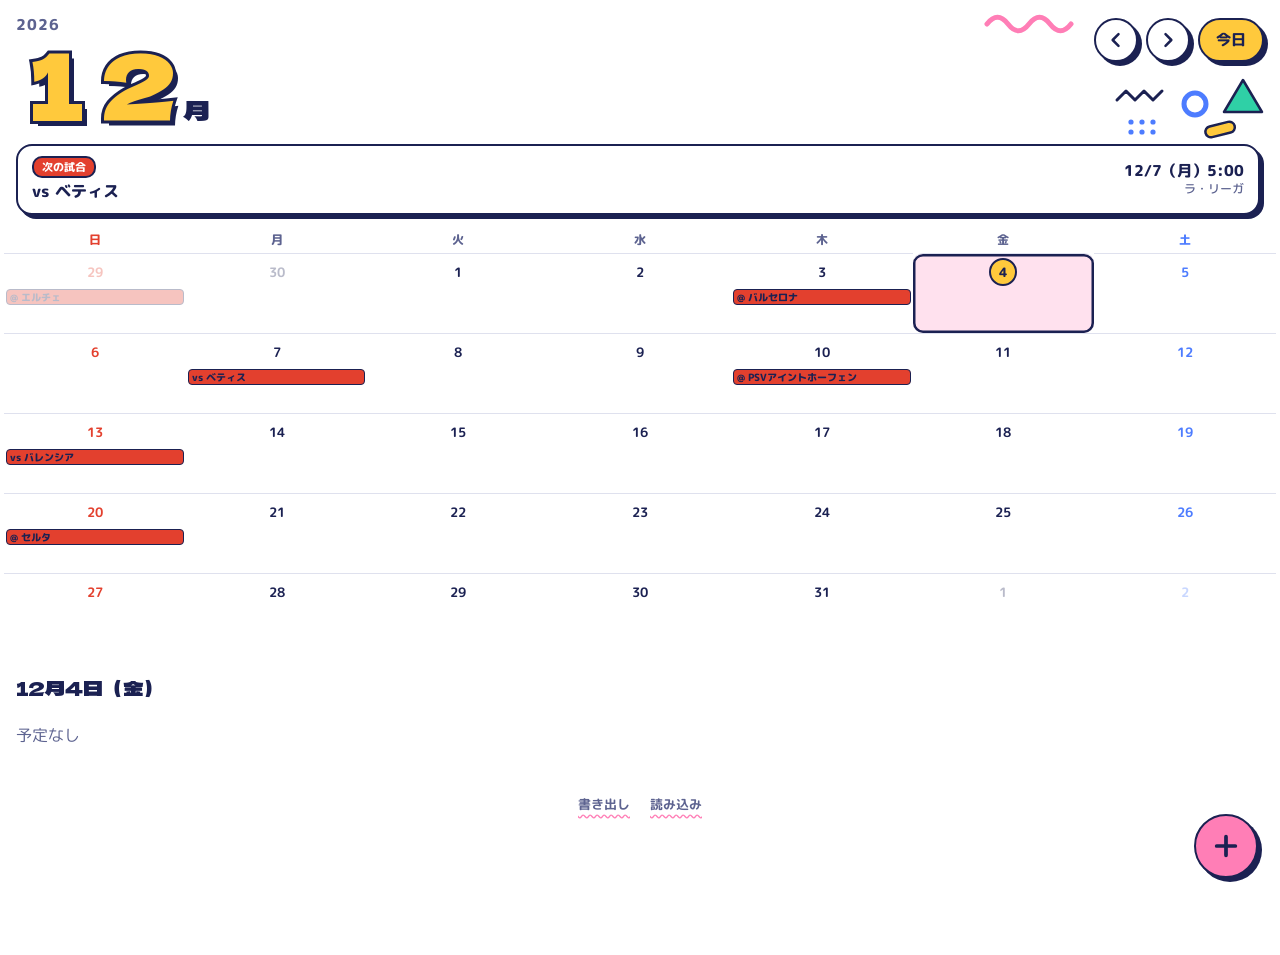
<file: index.html>
<!doctype html>
<html lang="ja">
<head>
  <meta charset="utf-8">
  <meta name="viewport" content="width=device-width, initial-scale=1, viewport-fit=cover">
  <meta name="apple-mobile-web-app-capable" content="yes">
  <meta name="mobile-web-app-capable" content="yes">
  <meta name="apple-mobile-web-app-status-bar-style" content="default">
  <meta name="apple-mobile-web-app-title" content="予定">
  <meta name="theme-color" content="#ffffff" media="(prefers-color-scheme: light)">
  <meta name="theme-color" content="#1d2150" media="(prefers-color-scheme: dark)">
  <title>予定</title>
  <link rel="manifest" href="manifest.json">
  <link rel="apple-touch-icon" href="icon-192.png">
  <link rel="preconnect" href="https://fonts.googleapis.com">
  <link rel="preconnect" href="https://fonts.gstatic.com" crossorigin>
  <link rel="stylesheet" href="https://fonts.googleapis.com/css2?family=Dela+Gothic+One&family=M+PLUS+Rounded+1c:wght@400;500;700;800&display=swap">
  <link rel="stylesheet" href="style.css">
</head>
<body>
  <header class="top">
    <svg class="deco" viewBox="0 0 375 140" preserveAspectRatio="xMaxYMid meet" aria-hidden="true">
      <path class="squiggle" d="M82 24c7-9 14-9 21 0s14 9 21 0 14-9 21 0 14 9 21 0"/>
      <path class="zigzag" d="M212 100l9-9 9 9 9-9 9 9 9-9"/>
      <circle class="ring" cx="290" cy="104" r="11"/>
      <path class="tri" d="M338 80l19 32h-38z"/>
      <g class="dots">
        <circle cx="226" cy="122" r="2.6"/><circle cx="237" cy="122" r="2.6"/><circle cx="248" cy="122" r="2.6"/>
        <circle cx="226" cy="132" r="2.6"/><circle cx="237" cy="132" r="2.6"/><circle cx="248" cy="132" r="2.6"/>
      </g>
      <rect class="pill" x="300" y="124" width="30" height="11" rx="5.5" transform="rotate(-14 315 129)"/>
    </svg>
    <h1 class="month" aria-live="polite">
      <span id="year" class="year"></span>
      <span class="month-row"><span id="month-num" class="month-num"></span><span class="month-unit">月</span></span>
    </h1>
    <nav class="nav-group">
      <button id="prev" class="nav pop" aria-label="前の月"><svg viewBox="0 0 24 24" aria-hidden="true"><path d="M15 5l-7 7 7 7"/></svg></button>
      <button id="next" class="nav pop" aria-label="次の月"><svg viewBox="0 0 24 24" aria-hidden="true"><path d="M9 5l7 7-7 7"/></svg></button>
      <button id="today" class="today-btn pop">今日</button>
    </nav>
  </header>

  <button id="next-match" class="next-match pop" hidden>
    <span class="nm-main">
      <span class="nm-label">次の試合</span>
      <span id="nm-title" class="nm-title"></span>
    </span>
    <span class="nm-side">
      <span id="nm-when" class="nm-when"></span>
      <span id="nm-comp" class="nm-comp"></span>
    </span>
  </button>

  <div class="weekdays">
    <span class="sun">日</span><span>月</span><span>火</span><span>水</span><span>木</span><span>金</span><span class="sat">土</span>
  </div>
  <main id="grid" class="grid"></main>

  <section class="day">
    <p id="notice" class="notice" hidden>試合日程を読み込めませんでした</p>
    <h2 id="day-label"></h2>
    <ul id="day-list" class="day-list"></ul>
  </section>

  <footer class="backup">
    <button id="export">書き出し</button>
    <button id="import">読み込み</button>
    <input id="import-file" type="file" accept="application/json,.json" hidden>
  </footer>

  <button id="add" class="add pop" aria-label="予定を追加"><svg viewBox="0 0 24 24" aria-hidden="true"><path d="M12 4v16M4 12h16"/></svg></button>

  <dialog id="sheet" class="sheet">
    <form id="form" method="dialog">
      <h2 id="form-title">予定を追加</h2>
      <div class="types" role="radiogroup" aria-label="種類">
        <label><input type="radio" name="type" value="baito" checked><span>バイト</span></label>
        <label><input type="radio" name="type" value="jugyo"><span>授業</span></label>
        <label><input type="radio" name="type" value="shukatsu"><span>就活</span></label>
      </div>
      <label class="field">タイトル<input name="title" required placeholder="例：ABCマート"></label>
      <label class="field">日付<input name="date" type="date" required></label>
      <div class="row">
        <label class="field">開始<input name="start" type="time"></label>
        <label class="field">終了<input name="end" type="time"></label>
      </div>
      <div id="repeat-box" class="repeat" hidden>
        <label class="check"><input name="weekly" type="checkbox"> 毎週くり返す</label>
        <label class="field">終わりの日<input name="until" type="date"></label>
      </div>
      <label class="field">メモ<textarea name="memo" rows="2"></textarea></label>
      <p id="form-error" class="form-error" hidden></p>
      <div class="actions">
        <button type="button" id="delete" class="danger pop" hidden>消す</button>
        <button type="button" id="cancel" class="pop">キャンセル</button>
        <button type="submit" id="save" class="primary pop">保存</button>
      </div>
    </form>
  </dialog>

  <script type="module" src="js/app.js"></script>
</body>
</html>
</file>
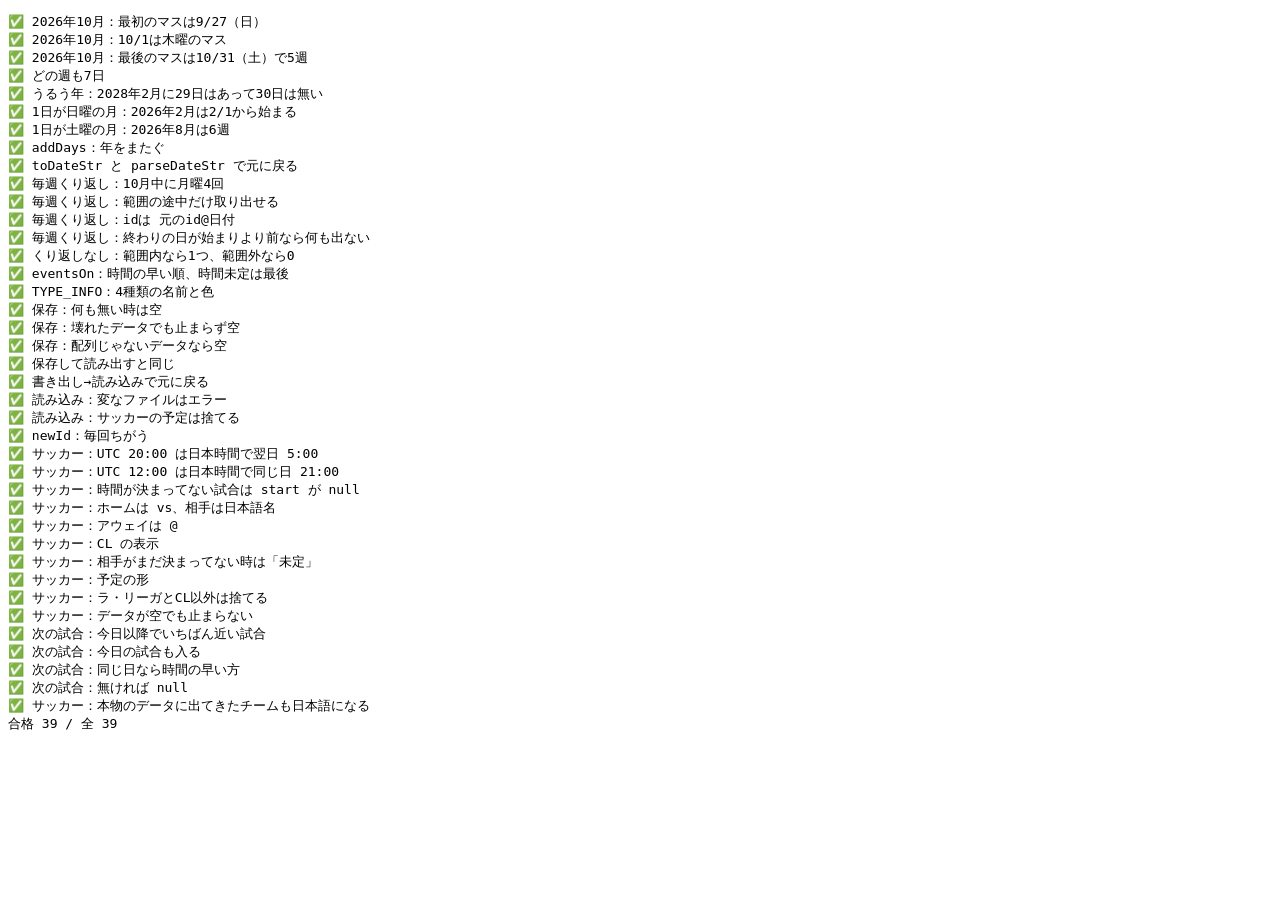
<file: tests/index.html>
<!doctype html>
<html lang="ja">
<head>
  <meta charset="utf-8">
  <title>テスト</title>
</head>
<body>
  <pre id="out">動かしています…</pre>
  <script type="module">
    import { run } from "./runner.js";
    run(
      ["./dates.test.js", "./events.test.js", "./store.test.js", "./soccer.test.js"],
      document.getElementById("out")
    );
  </script>
</body>
</html>
</file>
<file: style.css>
/* メンフィス × アトレティコ：太いフチ、ずらした影、形のかざり */
:root {
  --ink: #1b2152;        /* 文字 */
  --ink-soft: #5d6390;   /* 補足の文字 */
  --edge: #1b2152;       /* フチ */
  --drop: #1b2152;       /* ずらした影 */
  --paper: #ffffff;      /* 背景 */
  --mist: #f0f1f8;       /* 入力欄 */
  --rule: #dfe1ee;       /* マスの線 */
  --yellow: #ffc93c;
  --pink: #ff7eb6;
  --pink-soft: #ffe1ee;
  --mint: #2fd0a6;
  --blue: #4d7cff;
  --red: #e3402e;
  --on-color: #1b2152;   /* 明るい色の上の文字（いつも紺） */
  --display: "Dela Gothic One", "Hiragino Sans", sans-serif;
  --body: "M PLUS Rounded 1c", "Hiragino Maru Gothic ProN", -apple-system, sans-serif;
  --stroke: 2.5px;
  --lift: 4px;
  color-scheme: light dark;
}

@media (prefers-color-scheme: dark) {
  :root {
    --ink: #f2f3ff;
    --ink-soft: #a9aed6;
    --edge: #f2f3ff;
    --drop: #05061a;
    --paper: #1d2150;
    --mist: #2a2f68;
    --rule: #333971;
    --pink-soft: #4a2a5e;
    --red: #ff5f4c;
  }
}

* { box-sizing: border-box; }

body {
  margin: 0;
  background: var(--paper);
  color: var(--ink);
  font-family: var(--body);
  font-size: 16px;
  line-height: 1.5;
  padding: env(safe-area-inset-top) 0 calc(108px + env(safe-area-inset-bottom));
  -webkit-tap-highlight-color: transparent;
}

button {
  font: inherit;
  color: inherit;
  background: none;
  border: 0;
  padding: 0;
  min-height: 44px;
  cursor: pointer;
}
button:focus-visible, input:focus-visible, textarea:focus-visible {
  outline: 3px solid var(--pink);
  outline-offset: 2px;
}

/* フチと影のついた「ポップな部品」 */
.pop {
  border: var(--stroke) solid var(--edge);
  box-shadow: var(--lift) var(--lift) 0 var(--drop);
  transition: transform 80ms ease-out, box-shadow 80ms ease-out;
}
.pop:active {
  transform: translate(3px, 3px);
  box-shadow: 1px 1px 0 var(--drop);
}

/* ---------- 上：大きい月とかざり ---------- */
.top {
  position: relative;
  display: flex;
  justify-content: space-between;
  align-items: flex-start;
  min-height: 140px;
  padding: 14px 16px 10px;
  overflow: hidden;
}
.deco {
  position: absolute;
  inset: 0;
  width: 100%;
  height: 100%;
  pointer-events: none;
}
.deco .squiggle { fill: none; stroke: var(--pink); stroke-width: 5; stroke-linecap: round; }
.deco .tri { fill: var(--mint); stroke: var(--edge); stroke-width: 2.5; stroke-linejoin: round; }
.deco .ring { fill: none; stroke: var(--blue); stroke-width: 5; }
.deco .zigzag { fill: none; stroke: var(--edge); stroke-width: 3; stroke-linecap: round; stroke-linejoin: round; }
.deco .dots { fill: var(--blue); }
.deco .pill { fill: var(--yellow); stroke: var(--edge); stroke-width: 2.5; }

.month { position: relative; margin: 0; font-weight: 400; }
.year {
  display: block;
  font-size: 15px;
  font-weight: 800;
  color: var(--ink-soft);
  letter-spacing: 0.06em;
}
.month-row { display: flex; align-items: baseline; gap: 6px; }
.month-num {
  font-family: var(--display);
  font-size: 92px;
  line-height: 0.95;
  letter-spacing: -0.02em;
  color: var(--yellow);
  -webkit-text-stroke: 6px var(--edge);
  paint-order: stroke fill;
  text-shadow: 5px 5px 0 var(--drop);
  font-variant-numeric: tabular-nums;
}
.month-unit { font-family: var(--display); font-size: 26px; }
.month-num.swap { animation: swap 320ms cubic-bezier(0.3, 1.6, 0.5, 1); }
@keyframes swap {
  from { opacity: 0; transform: translateY(14px) rotate(-6deg); }
}

.nav-group { position: relative; flex: none; display: flex; align-items: center; gap: 8px; padding-top: 4px; }
.nav {
  width: 44px;
  height: 44px;
  border-radius: 22px;
  display: grid;
  place-items: center;
  background: var(--paper);
}
.nav svg { width: 20px; height: 20px; fill: none; stroke: currentColor; stroke-width: 3; stroke-linecap: round; stroke-linejoin: round; }
.today-btn {
  padding: 0 16px;
  height: 44px;
  border-radius: 22px;
  background: var(--yellow);
  color: var(--on-color);
  font-weight: 800;
  font-size: 15px;
  white-space: nowrap;
}

/* ---------- 次の試合 ---------- */
.next-match {
  display: flex;
  align-items: center;
  gap: 12px;
  width: calc(100% - 36px);
  margin: 4px 16px 16px;
  padding: 10px 14px;
  text-align: left;
  border-radius: 16px;
  background: var(--paper);
}
.next-match[hidden] { display: none; }
.nm-main, .nm-side { display: flex; flex-direction: column; line-height: 1.35; }
.nm-main { flex: 1; min-width: 0; align-items: flex-start; gap: 3px; }
.nm-side { flex: none; align-items: flex-end; }
.nm-label {
  font-size: 11px;
  font-weight: 800;
  color: #fff;
  background: var(--red);
  border: 2px solid var(--edge);
  border-radius: 10px;
  padding: 0 8px;
  line-height: 18px;
}
.nm-comp { font-size: 12px; color: var(--ink-soft); font-weight: 500; }
.nm-title { font-weight: 800; max-width: 100%; overflow: hidden; text-overflow: ellipsis; white-space: nowrap; }
.nm-when { font-size: 15px; font-weight: 800; font-variant-numeric: tabular-nums; }

/* ---------- 曜日とマス ---------- */
.weekdays, .grid {
  display: grid;
  grid-template-columns: repeat(7, minmax(0, 1fr));
  padding: 0 4px;
}
.weekdays span {
  text-align: center;
  font-size: 12px;
  font-weight: 800;
  color: var(--ink-soft);
  padding-bottom: 4px;
}
.weekdays .sun { color: var(--red); }
.weekdays .sat { color: var(--blue); }

.cell {
  min-height: 80px;
  border-top: 1.5px solid var(--rule);
  padding: 4px 2px 3px;
  display: flex;
  flex-direction: column;
  gap: 3px;
  align-items: stretch;
  text-align: left;
  border-radius: 0;
}
.cell.selected {
  background: var(--pink-soft);
  box-shadow: inset 0 0 0 var(--stroke) var(--edge);
  border-radius: 10px;
}
.cell .num {
  align-self: center;
  font-size: 13px;
  font-weight: 700;
  width: 28px;
  height: 28px;
  line-height: 24px;
  text-align: center;
  border-radius: 14px;
  border: 2px solid transparent;
  font-variant-numeric: tabular-nums;
}
.cell.sun .num { color: var(--red); }
.cell.sat .num { color: var(--blue); }
.cell.other > * { opacity: 0.3; }
.cell.today .num {
  background: var(--yellow);
  border-color: var(--edge);
  color: var(--on-color);
  font-weight: 800;
}

.bar {
  font-size: 10px;
  font-weight: 800;
  line-height: 14px;
  padding: 0 3px;
  border-radius: 4px;
  border: 1.5px solid var(--edge);
  color: var(--on-color);
  white-space: nowrap;
  overflow: hidden;
}
.more { font-size: 10px; font-weight: 800; color: var(--ink-soft); padding-left: 3px; }

/* ---------- その日の予定 ---------- */
.day { padding: 20px 16px 4px; }
.day h2 { font-family: var(--display); font-weight: 400; font-size: 20px; margin: 0 0 8px; }
.day-list { list-style: none; margin: 0; padding: 0; }
.day-list li { border-bottom: 1.5px dashed var(--rule); }
.day-list button, .day-list .static {
  width: 100%;
  display: flex;
  align-items: center;
  gap: 12px;
  padding: 12px 0;
  text-align: left;
}
.dot {
  width: 14px;
  height: 14px;
  border-radius: 4px;
  border: 2px solid var(--edge);
  flex: none;
  transform: rotate(45deg);
}
.time { width: 108px; flex: none; color: var(--ink-soft); font-size: 15px; font-weight: 700; white-space: nowrap; font-variant-numeric: tabular-nums; }
.title { flex: 1; min-width: 0; font-weight: 700; overflow-wrap: anywhere; }
.empty { color: var(--ink-soft); padding: 12px 0; border-bottom: 0 !important; }
.notice { font-size: 13px; font-weight: 700; color: var(--red); margin: 0 0 8px; }

.backup {
  display: flex;
  justify-content: center;
  gap: 20px;
  padding: 20px 16px;
}
.backup button { font-size: 13px; font-weight: 700; color: var(--ink-soft); text-decoration: underline wavy var(--pink); text-underline-offset: 5px; }

/* ---------- 追加ボタン ---------- */
.add {
  position: fixed;
  right: 22px;
  bottom: calc(22px + env(safe-area-inset-bottom));
  width: 64px;
  height: 64px;
  border-radius: 32px;
  background: var(--pink);
  color: var(--on-color);
  display: grid;
  place-items: center;
}
.add svg { width: 28px; height: 28px; stroke: currentColor; stroke-width: 3.2; stroke-linecap: round; }

/* ---------- 下から出るフォーム ---------- */
.sheet {
  width: 100%;
  max-width: 520px;
  margin: auto auto 0;
  border: var(--stroke) solid var(--edge);
  border-bottom: 0;
  border-radius: 22px 22px 0 0;
  padding: 20px 16px calc(16px + env(safe-area-inset-bottom));
  background: var(--paper);
  color: var(--ink);
  max-height: 92vh;
}
.sheet[open] { animation: rise 240ms cubic-bezier(0.3, 1.4, 0.5, 1); }
@keyframes rise { from { transform: translateY(50px); opacity: 0; } }
.sheet::backdrop { background: rgba(27, 33, 82, 0.45); }
.sheet h2 { margin: 0 0 14px; font-family: var(--display); font-weight: 400; font-size: 22px; }

.types { display: flex; gap: 10px; margin-bottom: 16px; }
.types label { flex: 1; }
.types input { position: absolute; opacity: 0; pointer-events: none; }
.types span {
  display: block;
  text-align: center;
  padding: 8px 0;
  border-radius: 12px;
  border: var(--stroke) solid var(--edge);
  font-weight: 800;
  transition: transform 80ms ease-out, box-shadow 80ms ease-out;
}
.types input:checked + span { color: var(--on-color); box-shadow: 3px 3px 0 var(--drop); transform: translate(-1px, -1px); }
.types input[value="baito"]:checked + span { background: var(--blue); }
.types input[value="jugyo"]:checked + span { background: var(--mint); }
.types input[value="shukatsu"]:checked + span { background: var(--yellow); }
.types input:focus-visible + span { outline: 3px solid var(--pink); outline-offset: 2px; }

.field {
  display: flex;
  flex-direction: column;
  gap: 4px;
  font-size: 13px;
  font-weight: 700;
  color: var(--ink-soft);
  margin-bottom: 10px;
  flex: 1;
  min-width: 0;
}
.field input, .field textarea {
  font: inherit;
  font-size: 16px;
  font-weight: 500;
  color: var(--ink);
  background: var(--mist);
  border: 2px solid transparent;
  border-radius: 12px;
  padding: 9px 12px;
  min-height: 44px;
  width: 100%;
}
.field input:focus, .field textarea:focus { border-color: var(--edge); outline: none; }
.row { display: flex; gap: 10px; }
.repeat { border: 2px dashed var(--edge); border-radius: 14px; padding: 4px 12px 2px; margin-bottom: 12px; }
.repeat[hidden] { display: none; }
.check { display: flex; align-items: center; gap: 8px; min-height: 44px; font-weight: 700; }
.check input { width: 20px; height: 20px; accent-color: var(--pink); }
.form-error { color: var(--red); font-size: 14px; font-weight: 700; margin: 0 0 8px; }

.actions { display: flex; gap: 10px; margin-top: 6px; }
.actions button { flex: 1; border-radius: 14px; background: var(--paper); font-weight: 800; }
.actions .primary { background: var(--mint); color: var(--on-color); }
.actions .danger { color: var(--red); }

@media (prefers-reduced-motion: reduce) {
  .month-num.swap, .sheet[open] { animation: none; }
  .pop, .types span { transition: none; }
}
</file>
